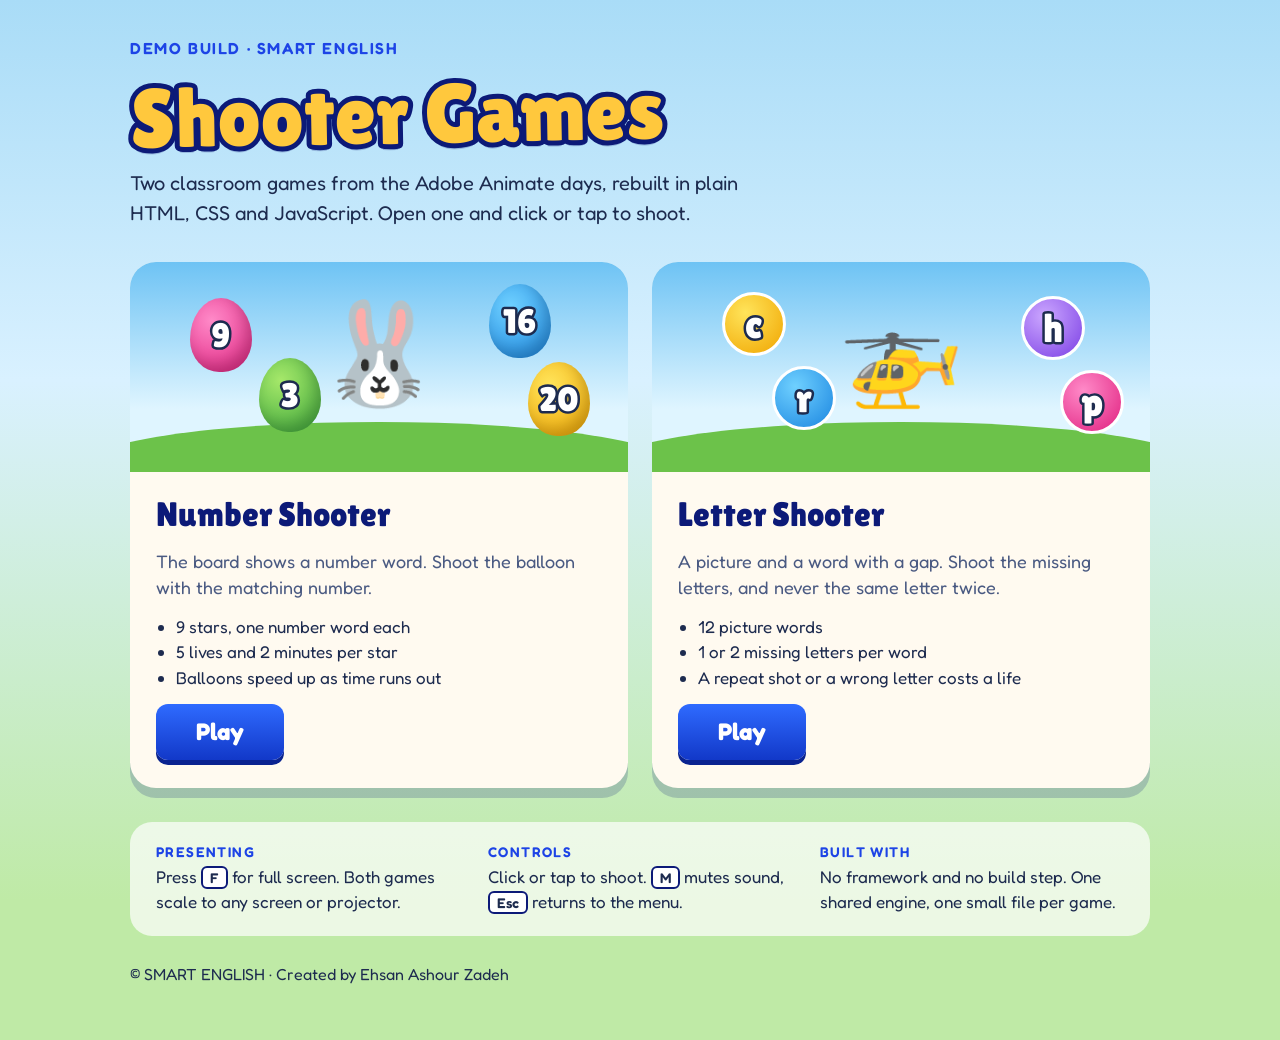
<file: index.html>
<!doctype html>
<html>
  <head>
    <meta charset="utf8" />
    <meta
      name="viewport"
      content="width=device-width,initial-scale=1,viewport-fit=cover"
    />
    <style>
      :root {
        color-scheme: light;
        box-sizing: border-box;
        padding-top: env(safe-area-inset-top, 0px);
        padding-bottom: env(safe-area-inset-bottom, 0px);
      }
      html {
        scroll-padding-top: env(safe-area-inset-top, 0px);
      }
      body {
        margin: 0;
        padding: 0;
        font:
          14px -apple-system,
          BlinkMacSystemFont,
          sans-serif;
        background: #fff;
        color: #000;
      }
      img {
        max-width: 100%;
      }
      [hidden]:not([hidden="until-found" i]) {
        display: none !important;
      }
    </style>
  </head>
  <body>
    <title>SMART Shooter Games</title>
    <meta name="claude:viewport-fit-sides" content="cover" />
    <link
      rel="stylesheet"
      href="https://fonts.googleapis.com/css2?family=Fredoka:wght@400;500;600;700&family=Lilita+One&display=swap"
    />
    <style>
      /* Layout: sky-coloured page, one centred column; two game cards side by side, wrapping to one column on phones. */
      :root {
        --sky: #d9f1ff;
        --sky2: #a9dcf7;
        --navy: #0c1a78;
        --blue: #1d44e6;
        --gold: #ffc83d;
        --coral: #ff5a5f;
        --ink: #1d2b4f;
        --paper: #fffaf0;
        --mint: #25b886;
        --muted: #4a5a82;
        --display:
          "Lilita One", "Fredoka", "Trebuchet MS", system-ui, sans-serif;
        --body: "Fredoka", "Trebuchet MS", system-ui, sans-serif;
        color-scheme: light;
      }
      body {
        margin: 0;
        background: linear-gradient(
            var(--sky2),
            var(--sky) 380px,
            #bfeaa6 900px
          )
          no-repeat #bfeaa6;
        color: var(--ink);
        font-family: var(--body);
        padding-block: 40px 56px;
        padding-left: max(16px, env(safe-area-inset-left, 0px));
        padding-right: max(16px, env(safe-area-inset-right, 0px));
        min-height: 100vh;
      }
      main {
        max-width: 1020px;
        margin: 0 auto;
      }
      .eyebrow {
        font: 600 16px/1 var(--body);
        letter-spacing: 0.1em;
        text-transform: uppercase;
        color: var(--blue);
      }
      h1 {
        margin: 12px 0 10px;
        font: clamp(44px, 8vw, 84px)/0.98 var(--display);
        color: var(--gold);
        -webkit-text-stroke: 10px var(--navy);
        paint-order: stroke fill;
        text-wrap: balance;
        transform: rotate(-1deg);
        text-shadow: 0 6px 0 rgba(12, 26, 120, 0.22);
      }
      .lede {
        max-width: 56ch;
        margin: 18px 0 34px;
        font-size: 20px;
        line-height: 1.5;
        color: var(--ink);
      }
      .cards {
        display: grid;
        grid-template-columns: repeat(auto-fit, minmax(min(100%, 420px), 1fr));
        gap: 24px;
      }
      .card {
        display: flex;
        flex-direction: column;
        min-width: 0;
        background: var(--paper);
        border-radius: 26px;
        overflow: hidden;
        box-shadow: 0 10px 0 rgba(12, 26, 120, 0.2);
      }
      .art {
        position: relative;
        height: 210px;
        overflow: hidden;
        background: linear-gradient(#6ec3f4, #dff5ff 70%);
      }
      .art::after {
        content: "";
        position: absolute;
        left: -10%;
        right: -10%;
        bottom: -40px;
        height: 90px;
        background: #6cc24a;
        border-radius: 50% 50% 0 0;
      }
      .art i {
        position: absolute;
        font-style: normal;
        z-index: 2;
        display: grid;
        place-items: center;
        color: #fff;
        font: 34px/1 var(--display);
        -webkit-text-stroke: 5px var(--ink);
        paint-order: stroke fill;
      }
      .bal {
        width: 62px;
        height: 74px;
        border-radius: 50% 50% 47% 47%/56% 56% 44% 44%;
        background: radial-gradient(circle at 35% 30%, var(--a), var(--b));
        box-shadow: inset -6px -8px 14px rgba(0, 0, 0, 0.18);
        animation: float 4s ease-in-out infinite;
      }
      .let {
        width: 58px;
        height: 58px;
        border-radius: 50%;
        border: 3px solid #fff;
        background: radial-gradient(circle at 35% 30%, var(--a), var(--b));
        font-size: 40px !important;
        animation: float 4s ease-in-out infinite;
      }
      @keyframes float {
        50% {
          transform: translateY(-12px) rotate(4deg);
        }
      }
      .art .big {
        position: absolute;
        z-index: 1;
        left: 50%;
        top: 40px;
        transform: translateX(-50%);
        font-size: 100px;
        line-height: 1;
      }
      .body {
        display: flex;
        flex-direction: column;
        gap: 14px;
        padding: 24px 26px 28px;
        flex: 1;
      }
      h2 {
        margin: 0;
        font: 34px/1.1 var(--display);
        color: var(--navy);
      }
      .body p {
        margin: 0;
        font-size: 18px;
        line-height: 1.45;
        color: var(--muted);
      }
      .body ul {
        margin: 0;
        padding-left: 20px;
        font-size: 17px;
        line-height: 1.5;
        color: var(--ink);
      }
      .play {
        margin-top: auto;
        align-self: flex-start;
        text-decoration: none;
        color: #fff;
        font: 700 24px/1 var(--body);
        padding: 16px 40px;
        border-radius: 12px;
        background: linear-gradient(#2f6bff, #1238c8);
        box-shadow: 0 5px 0 #0a2390;
      }
      .play:hover {
        filter: brightness(1.08);
      }
      .play:focus-visible {
        outline: 4px solid var(--navy);
        outline-offset: 3px;
      }
      .notes {
        margin-top: 34px;
        display: grid;
        grid-template-columns: repeat(auto-fit, minmax(min(100%, 260px), 1fr));
        gap: 14px 28px;
        background: rgba(255, 255, 255, 0.7);
        border-radius: 22px;
        padding: 22px 26px;
      }
      .notes h3 {
        margin: 0 0 4px;
        font: 600 14px/1.2 var(--body);
        letter-spacing: 0.1em;
        text-transform: uppercase;
        color: var(--blue);
      }
      .notes p {
        margin: 0;
        font-size: 17px;
        line-height: 1.45;
      }
      kbd {
        font: 600 14px var(--body);
        background: #fff;
        border: 2px solid var(--navy);
        border-radius: 6px;
        padding: 1px 7px;
      }
      footer {
        margin-top: 28px;
        font-size: 16px;
        color: var(--ink);
      }
      @media (prefers-reduced-motion: reduce) {
        .bal,
        .let {
          animation: none;
        }
      }
    </style>

    <main>
      <div class="eyebrow">Demo build · SMART English</div>
      <h1>Shooter Games</h1>
      <p class="lede">
        Two classroom games from the Adobe Animate days, rebuilt in plain HTML,
        CSS and JavaScript. Open one and click or tap to shoot.
      </p>

      <div class="cards">
        <article class="card">
          <div class="art" aria-hidden="true">
            <span class="big">🐰</span>
            <i
              class="bal"
              style="--a: #ff8ac8; --b: #e0207f; left: 12%; top: 36px"
              >9</i
            >
            <i
              class="bal"
              style="
                --a: #6fd0ff;
                --b: #1b86e0;
                left: 72%;
                top: 22px;
                animation-delay: -1.2s;
              "
              >16</i
            >
            <i
              class="bal"
              style="
                --a: #a6e86a;
                --b: #3aa63a;
                left: 26%;
                top: 96px;
                animation-delay: -2.1s;
              "
              >3</i
            >
            <i
              class="bal"
              style="
                --a: #ffe45a;
                --b: #f0a500;
                left: 80%;
                top: 100px;
                animation-delay: -0.6s;
              "
              >20</i
            >
          </div>
          <div class="body">
            <h2>Number Shooter</h2>
            <p>
              The board shows a number word. Shoot the balloon with the matching
              number.
            </p>
            <ul>
              <li>9 stars, one number word each</li>
              <li>5 lives and 2 minutes per star</li>
              <li>Balloons speed up as time runs out</li>
            </ul>
            <a class="play" href="number-shooter.html">Play</a>
          </div>
        </article>

        <article class="card">
          <div class="art" aria-hidden="true">
            <span class="big">🚁</span>
            <i
              class="let"
              style="--a: #ffe45a; --b: #f0a500; left: 14%; top: 30px"
              >c</i
            >
            <i
              class="let"
              style="
                --a: #cba6ff;
                --b: #7b3fe4;
                left: 74%;
                top: 34px;
                animation-delay: -1.4s;
              "
              >h</i
            >
            <i
              class="let"
              style="
                --a: #6fd0ff;
                --b: #1b86e0;
                left: 24%;
                top: 104px;
                animation-delay: -2.2s;
              "
              >r</i
            >
            <i
              class="let"
              style="
                --a: #ff8ac8;
                --b: #e0207f;
                left: 82%;
                top: 108px;
                animation-delay: -0.7s;
              "
              >p</i
            >
          </div>
          <div class="body">
            <h2>Letter Shooter</h2>
            <p>
              A picture and a word with a gap. Shoot the missing letters, and
              never the same letter twice.
            </p>
            <ul>
              <li>12 picture words</li>
              <li>1 or 2 missing letters per word</li>
              <li>A repeat shot or a wrong letter costs a life</li>
            </ul>
            <a class="play" href="letter-shooter.html">Play</a>
          </div>
        </article>
      </div>

      <section class="notes" aria-label="Presenting tips">
        <div>
          <h3>Presenting</h3>
          <p>
            Press <kbd>F</kbd> for full screen. Both games scale to any screen
            or projector.
          </p>
        </div>
        <div>
          <h3>Controls</h3>
          <p>
            Click or tap to shoot. <kbd>M</kbd> mutes sound,
            <kbd>Esc</kbd> returns to the menu.
          </p>
        </div>
        <div>
          <h3>Built with</h3>
          <p>
            No framework and no build step. One shared engine, one small file
            per game.
          </p>
        </div>
      </section>
      <footer>© SMART ENGLISH · Created by Ehsan Ashour Zadeh</footer>
    </main>
  </body>
</html>
</file>
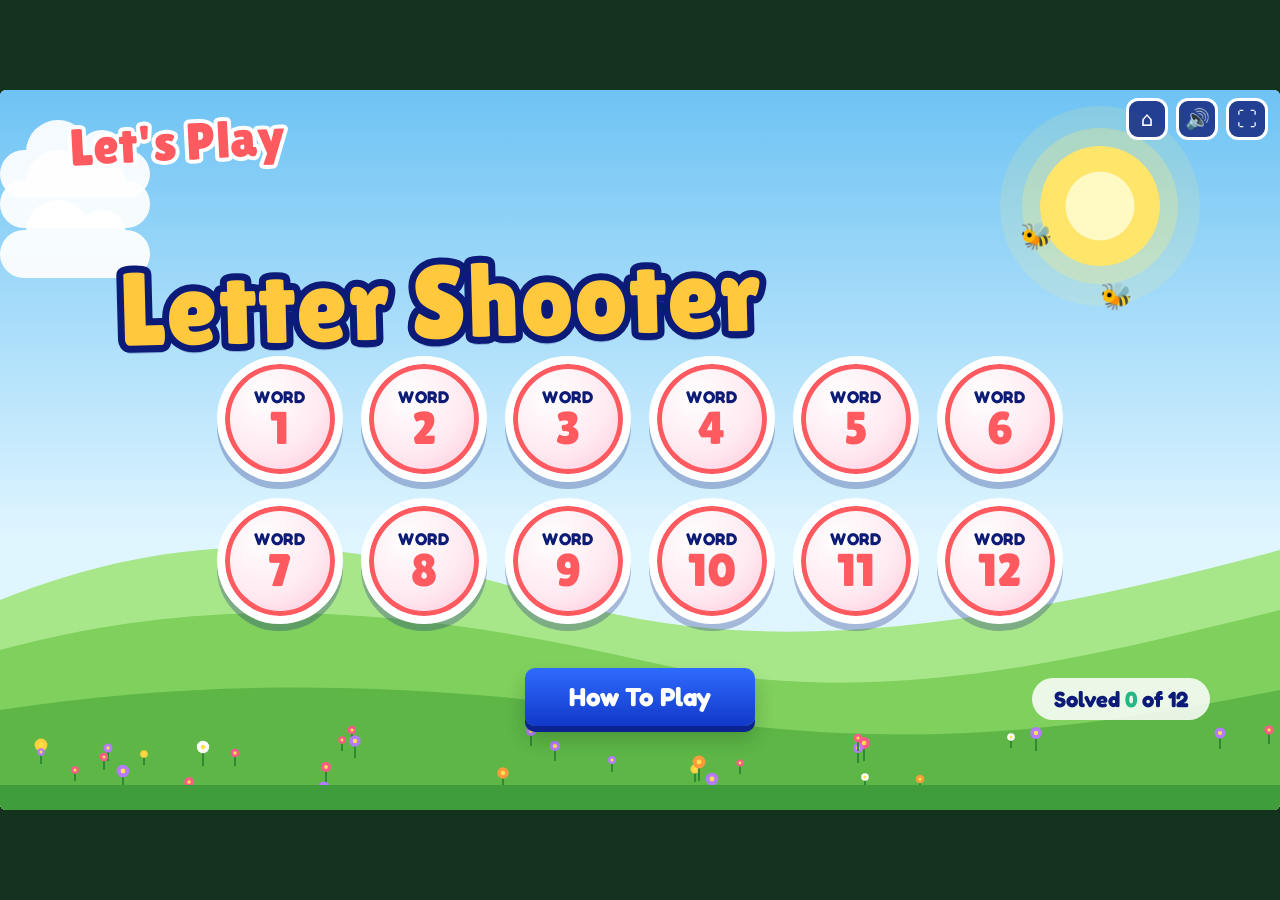
<file: letter-shooter.html>
<!doctype html>
<html lang="en">
  <head>
    <meta charset="utf-8" />
    <meta
      name="viewport"
      content="width=device-width, initial-scale=1, viewport-fit=cover"
    />
    <title>Letter Shooter</title>
    <link
      rel="stylesheet"
      href="https://fonts.googleapis.com/css2?family=Fredoka:wght@400;600;700&family=Lilita+One&display=swap"
    />
    <link rel="stylesheet" href="shared.css" />
    <style>
      .pic {
        position: absolute;
        left: 330px;
        top: 28px;
        width: 620px;
        height: 440px;
        border-radius: 30px;
        border: 10px solid #fff;
        z-index: 1;
        background: linear-gradient(var(--g1), var(--g2));
        box-shadow: 0 12px 0 rgba(0, 0, 0, 0.14);
        overflow: hidden;
        display: grid;
        place-items: center;
      }
      .pic::after {
        content: "";
        position: absolute;
        left: 0;
        right: 0;
        bottom: 0;
        height: 90px;
        background: linear-gradient(#7fd05c, #4cae43);
        border-top: 6px solid #fff8;
      }
      .pic .em {
        position: relative;
        z-index: 2;
        font-size: 230px;
        line-height: 1;
        margin-top: -20px;
        animation: bob 3s ease-in-out infinite;
        font-family:
          "Apple Color Emoji", "Segoe UI Emoji", "Noto Color Emoji", sans-serif;
      }
      .pic .sh {
        position: absolute;
        z-index: 1;
        left: 50%;
        bottom: 70px;
        width: 200px;
        height: 26px;
        margin-left: -100px;
        border-radius: 50%;
        background: rgba(0, 0, 0, 0.16);
      }
      @keyframes bob {
        50% {
          transform: translateY(-14px);
        }
      }
      .ltr {
        position: absolute;
        left: 0;
        top: 0;
        width: 76px;
        height: 76px;
        z-index: 5;
        will-change: transform;
      }
      .ltr .d {
        position: absolute;
        inset: 0;
        border-radius: 50%;
        display: grid;
        place-items: center;
        font: 54px/1 var(--font-display);
        color: #fff;
        -webkit-text-stroke: 6px var(--ink);
        paint-order: stroke fill;
        padding-bottom: 6px;
        background:
          radial-gradient(
            circle at 32% 28%,
            rgba(255, 255, 255, 0.9) 0 8%,
            transparent 9%
          ),
          radial-gradient(circle at 40% 36%, var(--c1), var(--c2));
        box-shadow:
          inset -7px -9px 14px rgba(0, 0, 0, 0.2),
          0 6px 10px rgba(0, 0, 0, 0.14);
        border: 4px solid #fff;
        transition:
          opacity 0.25s,
          filter 0.25s;
      }
      .ltr.used .d {
        opacity: 0.45;
        filter: grayscale(0.8);
        border-style: dashed;
      }
      .ltr.used::after {
        content: "✓";
        position: absolute;
        right: -4px;
        top: -6px;
        width: 30px;
        height: 30px;
        border-radius: 50%;
        background: var(--mint);
        color: #fff;
        font: 700 20px/30px var(--font-body);
        text-align: center;
        border: 3px solid #fff;
      }
    </style>
  </head>
  <body>
    <div id="viewport"><div id="stage"></div></div>
    <script src="shared.js"></script>
    <script>
      /* ====== Teacher settings (edit these) ====== */
      const WORDS = [
        { w: "helicopter", e: "🚁", g: ["#8fd4ff", "#e8f8ff"] },
        { w: "camp", e: "⛺", g: ["#ffb36b", "#ffe9b8"] },
        { w: "rabbit", e: "🐰", g: ["#b6e6ff", "#f3fbff"] },
        { w: "apple", e: "🍎", g: ["#ffd1d1", "#fff5e6"] },
        { w: "elephant", e: "🐘", g: ["#cfe3ff", "#f2f7ff"] },
        { w: "pizza", e: "🍕", g: ["#ffe08a", "#fff6d6"] },
        { w: "rocket", e: "🚀", g: ["#3a3f9e", "#9aa4ff"] },
        { w: "banana", e: "🍌", g: ["#fff2a8", "#fffbe0"] },
        { w: "school", e: "🏫", g: ["#a8dcff", "#eaf8ff"] },
        { w: "guitar", e: "🎸", g: ["#e0c6ff", "#f6edff"] },
        { w: "butterfly", e: "🦋", g: ["#b5f0c8", "#f0fff5"] },
        { w: "umbrella", e: "☂️", g: ["#b8d4ff", "#e9f0ff"] },
      ];
      const EXTRA_LETTERS = 7; // wrong letters floating around
      /* =========================================== */

      const ABC = "abcdefghijklmnopqrstuvwxyz".split("");
      const COLORS = [
        ["#ff8ac8", "#e0207f"],
        ["#6fd0ff", "#1b86e0"],
        ["#a6e86a", "#3aa63a"],
        ["#ffe45a", "#f0a500"],
        ["#ff7b7b", "#d62828"],
        ["#cba6ff", "#7b3fe4"],
        ["#ffbe5c", "#ff7a00"],
      ];

      SSG.createGame({
        title: "Letter Shooter",
        hubUrl: "index.html",
        tileStyle: "badge",
        tileName: "word",
        items: WORDS,
        answerLabel: "Correct word:",
        answerHTML: (it) => it.w,
        welcome:
          "Welcome to the letter shooting game!<br>Your mission is to shoot the missing letter(s) in the given word.",
        rules: [
          "You have to shoot the missing letter in less than 2 minutes.",
          "You have a limited number of lives.",
          "You shouldn't shoot a letter twice.",
        ],

        start(item, i, api) {
          const word = item.w;
          const chars = [...new Set(word.split(""))];
          const k = word.length >= 7 ? 2 : 1;
          const missing = new Set(SSG.shuffle(chars).slice(0, k));
          const filled = new Set();
          const wrongShot = new Set();

          api.field.insertAdjacentHTML(
            "beforeend",
            `<div class="pic" style="--g1:${item.g[0]};--g2:${item.g[1]}"><div class="sh"></div><div class="em">${item.e}</div></div>`,
          );

          function banner() {
            const s = word
              .split("")
              .map((c) =>
                !missing.has(c)
                  ? c
                  : filled.has(c)
                    ? `<span class="blank fill">${c}</span>`
                    : '<span class="blank">&nbsp;&nbsp;</span>',
              )
              .join("");
            api.setBanner(`word ${i + 1} : ${s}`);
          }
          banner();

          const letters = [];
          const free = () =>
            ABC.filter(
              (c) =>
                !word.includes(c) &&
                !wrongShot.has(c) &&
                !letters.some((l) => l.c === c),
            );

          function spawn(c, fromBottom) {
            const col = SSG.pick(COLORS);
            const el = document.createElement("div");
            el.className = "ltr";
            el.style.setProperty("--c1", col[0]);
            el.style.setProperty("--c2", col[1]);
            el.innerHTML = `<div class="d">${c}</div>`;
            const dir = Math.random() < 0.5 ? -1 : 1;
            const l = {
              el,
              c,
              used: false,
              x: SSG.rand(20, api.W - 100),
              y: fromBottom ? api.H : SSG.rand(20, api.H - 100),
              vx: dir * SSG.rand(60, 130),
              vy: SSG.rand(35, 80) * (Math.random() < 0.5 ? 1 : -1),
              ph: Math.random() * 6.28,
            };
            api.field.appendChild(el);
            letters.push(l);
            el.addEventListener("pointerdown", (e) => {
              e.stopPropagation();
              if (!api.active) return;
              const p = api.pt(e);
              SSG.sfx.shot();
              if (missing.has(c)) {
                if (l.used) {
                  api.hurt(p.x, p.y, "TWICE!");
                  api.toast("Don't shoot the same letter twice!");
                  return;
                }
                l.used = true;
                el.classList.add("used");
                filled.add(c);
                api.sparkle(p.x, p.y);
                banner();
                if (filled.size === missing.size) api.win(p.x, p.y);
              } else {
                api.pop(p.x, p.y, [col[0], col[1], "#fff"]);
                el.remove();
                letters.splice(letters.indexOf(l), 1);
                wrongShot.add(c);
                api.hurt(p.x, p.y);
                const f = free();
                if (f.length) spawn(SSG.pick(f), true);
              }
            });
          }
          [...missing].forEach((c) => spawn(c));
          const extras = SSG.shuffle(free()).slice(0, EXTRA_LETTERS);
          extras.forEach((c) => spawn(c));

          api.onFrame((dt, elapsed) => {
            const speed = 1 + Math.min(elapsed / 120, 1) * 0.6;
            for (const l of letters) {
              l.x += l.vx * dt * speed;
              l.y += l.vy * dt * speed;
              l.ph += dt * 2.4;
              if (l.x < 0) {
                l.x = 0;
                l.vx = Math.abs(l.vx);
              }
              if (l.x > api.W - 76) {
                l.x = api.W - 76;
                l.vx = -Math.abs(l.vx);
              }
              if (l.y < 0) {
                l.y = 0;
                l.vy = Math.abs(l.vy);
              }
              if (l.y > api.H - 76) {
                l.y = api.H - 76;
                l.vy = -Math.abs(l.vy);
              }
              l.el.style.transform = `translate(${l.x.toFixed(1)}px,${l.y.toFixed(1)}px) rotate(${(Math.sin(l.ph) * 10).toFixed(1)}deg)`;
            }
          });
        },
      });
    </script>
  </body>
</html>
</file>
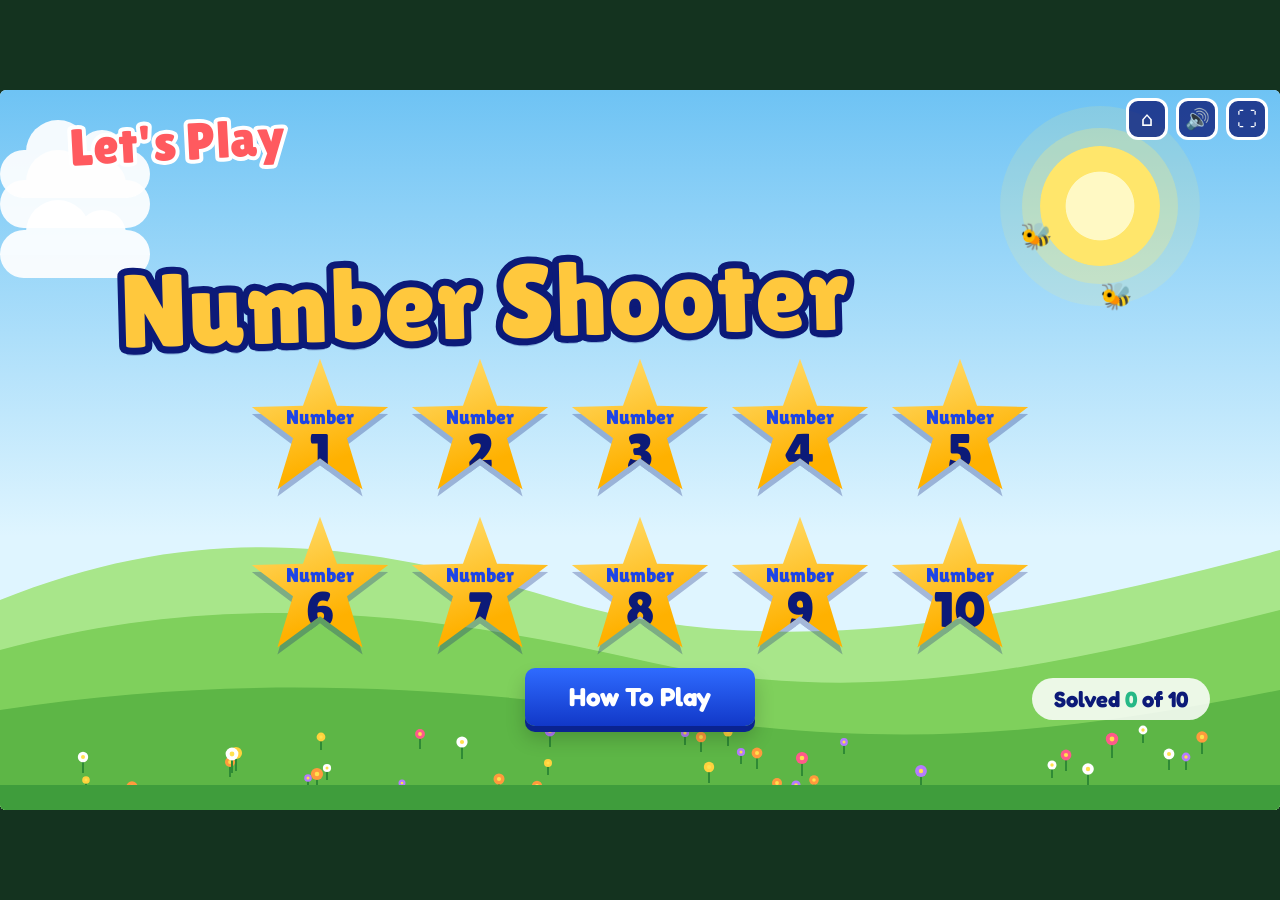
<file: number-shooter.html>
<!doctype html>
<html lang="en">
  <head>
    <meta charset="utf-8" />
    <meta
      name="viewport"
      content="width=device-width, initial-scale=1, viewport-fit=cover"
    />
    <title>Number Shooter</title>
    <link
      rel="stylesheet"
      href="https://fonts.googleapis.com/css2?family=Fredoka:wght@400;600;700&family=Lilita+One&display=swap"
    />
    <link rel="stylesheet" href="shared.css" />
    <style>
      .balloon {
        position: absolute;
        left: 0;
        top: 0;
        width: 88px;
        height: 128px;
        will-change: transform;
      }
      .balloon .b {
        position: absolute;
        left: 0;
        top: 0;
        width: 88px;
        height: 104px;
        border-radius: 50% 50% 47% 47% / 56% 56% 44% 44%;
        background:
          radial-gradient(
            circle at 30% 26%,
            rgba(255, 255, 255, 0.85) 0 7%,
            transparent 8%
          ),
          radial-gradient(circle at 38% 32%, var(--c1), var(--c2));
        box-shadow:
          inset -9px -12px 20px rgba(0, 0, 0, 0.18),
          0 6px 10px rgba(0, 0, 0, 0.12);
        display: grid;
        place-items: center;
        font: 38px/1 var(--font-display);
        color: #fff;
        -webkit-text-stroke: 5px var(--ink);
        paint-order: stroke fill;
      }
      .balloon .b::after {
        content: "";
        position: absolute;
        left: 50%;
        bottom: -9px;
        margin-left: -8px;
        border: 8px solid transparent;
        border-bottom-color: var(--c2);
        border-top: 0;
        transform: none;
      }
      .balloon .s {
        position: absolute;
        left: 50%;
        top: 106px;
        width: 2px;
        height: 22px;
        background: rgba(29, 43, 79, 0.45);
      }
      .bunny {
        position: absolute;
        left: 490px;
        top: 40px;
        z-index: 1;
        filter: drop-shadow(0 8px 0 rgba(0, 0, 0, 0.08));
      }
      .balloon {
        z-index: 5;
      }
    </style>
  </head>
  <body>
    <div id="viewport"><div id="stage"></div></div>
    <script src="shared.js"></script>
    <script>
      /* ====== Teacher settings (edit these) ====== */
      const WORDS = [
        "one",
        "two",
        "three",
        "four",
        "five",
        "six",
        "seven",
        "eight",
        "nine",
        "ten",
        "eleven",
        "twelve",
        "thirteen",
        "fourteen",
        "fifteen",
        "sixteen",
        "seventeen",
        "eighteen",
        "nineteen",
        "twenty",
      ];
      const MAX_NUMBER = 20; // balloons show 1 to this number
      const QUESTIONS = 10; // how many stars on the menu
      const BALLOONS = 8; // balloons on screen at once
      /* =========================================== */

      const pool = SSG.shuffle(
        WORDS.map((w, i) => ({ word: w, n: i + 1 })),
      ).slice(0, QUESTIONS);
      const COLORS = [
        ["#ff8ac8", "#e0207f"],
        ["#6fd0ff", "#1b86e0"],
        ["#a6e86a", "#3aa63a"],
        ["#ffe45a", "#f0a500"],
        ["#ff7b7b", "#d62828"],
        ["#cba6ff", "#7b3fe4"],
        ["#ffbe5c", "#ff7a00"],
      ];

      function bunny(label, word) {
        return `<svg class="bunny" width="300" height="380" viewBox="0 0 300 380" aria-hidden="true">
    <g stroke="#cdb9dd" stroke-width="4">
      <g transform="rotate(-8 108 130)"><ellipse cx="108" cy="72" rx="27" ry="64" fill="#fff"/><ellipse cx="108" cy="78" rx="12" ry="42" fill="#ffb3cf" stroke="none"/></g>
      <g transform="rotate(8 192 130)"><ellipse cx="192" cy="72" rx="27" ry="64" fill="#fff"/><ellipse cx="192" cy="78" rx="12" ry="42" fill="#ffb3cf" stroke="none"/></g>
      <ellipse cx="150" cy="172" rx="84" ry="70" fill="#fff"/>
      <ellipse cx="108" cy="338" rx="30" ry="18" fill="#fff"/><ellipse cx="192" cy="338" rx="30" ry="18" fill="#fff"/>
    </g>
    <circle cx="122" cy="160" r="7" fill="#1d2b4f"/><circle cx="178" cy="160" r="7" fill="#1d2b4f"/>
    <circle cx="124" cy="157" r="2.5" fill="#fff"/><circle cx="180" cy="157" r="2.5" fill="#fff"/>
    <circle cx="104" cy="182" r="11" fill="#ffb3cf" opacity=".7"/><circle cx="196" cy="182" r="11" fill="#ffb3cf" opacity=".7"/>
    <ellipse cx="150" cy="178" rx="9" ry="6" fill="#ff7aa8"/>
    <path d="M150 184v8M150 192q-9 9-18 2M150 192q9 9 18 2" fill="none" stroke="#1d2b4f" stroke-width="3" stroke-linecap="round"/>
    <path d="M70 176l-34-8M70 188l-36 6M230 176l34-8M230 188l36 6" stroke="#b8a5c9" stroke-width="3" stroke-linecap="round"/>
    <rect x="34" y="226" width="232" height="94" rx="14" fill="#d3ecd8" stroke="#6fae83" stroke-width="6"/>
    <text x="150" y="288" text-anchor="middle" font-family="Fredoka, sans-serif" font-weight="600" font-size="44" fill="#1d2b4f"><tspan fill="#d9693b">${label})</tspan> ${word}</text>
    <ellipse cx="62" cy="228" rx="22" ry="14" fill="#fff" stroke="#cdb9dd" stroke-width="4"/><ellipse cx="238" cy="228" rx="22" ry="14" fill="#fff" stroke="#cdb9dd" stroke-width="4"/>
  </svg>`;
      }

      SSG.createGame({
        title: "Number Shooter",
        hubUrl: "index.html",
        tileStyle: "star",
        tileName: "Number",
        items: pool,
        answerLabel: "Correct number:",
        answerHTML: (it) => `${it.word}<span class="n">${it.n}</span>`,
        welcome:
          "Welcome to the number shooting game!<br>Your mission is to shoot the correct number that matches the given word.",
        rules: [
          "You have to shoot the correct number in less than 2 minutes.",
          "You have a limited number of lives.",
          "Shooting a wrong number costs you a life.",
        ],

        start(item, i, api) {
          api.field.insertAdjacentHTML("beforeend", bunny(i + 1, item.word));
          api.setBanner(`Number ${i + 1} : ${item.word}`);
          const balloons = [];
          const inPlay = () => new Set(balloons.map((b) => b.n));

          function spawn(correct, fromBottom) {
            let n = item.n;
            if (!correct) {
              const used = inPlay();
              do {
                n = 1 + Math.floor(Math.random() * MAX_NUMBER);
              } while (n === item.n || used.has(n));
            }
            const col = SSG.pick(COLORS);
            const el = document.createElement("div");
            el.className = "balloon";
            el.style.setProperty("--c1", col[0]);
            el.style.setProperty("--c2", col[1]);
            el.innerHTML = `<div class="b">${n}</div><div class="s"></div>`;
            const dir = Math.random() < 0.5 ? -1 : 1;
            const b = {
              el,
              n,
              x: SSG.rand(20, api.W - 110),
              y: fromBottom ? api.H : SSG.rand(20, api.H - 140),
              vx: dir * SSG.rand(50, 110),
              vy: -SSG.rand(25, 70) * (Math.random() < 0.7 ? 1 : -1),
              ph: Math.random() * 6.28,
            };
            api.field.appendChild(el);
            balloons.push(b);
            el.addEventListener("pointerdown", (e) => {
              e.stopPropagation();
              if (!api.active) return;
              const p = api.pt(e);
              SSG.sfx.shot();
              api.pop(p.x, p.y, [col[0], col[1], "#fff"]);
              el.remove();
              balloons.splice(balloons.indexOf(b), 1);
              if (n === item.n) api.win(p.x, p.y);
              else {
                api.hurt(p.x, p.y);
                spawn(false, true);
              }
            });
            return b;
          }
          spawn(true);
          while (balloons.length < BALLOONS) spawn(false);

          api.onFrame((dt, elapsed) => {
            const speed = 1 + Math.min(elapsed / 120, 1) * 0.7; // balloons get faster as time runs out
            for (const b of balloons) {
              b.x += b.vx * dt * speed;
              b.y += b.vy * dt * speed;
              b.ph += dt * 2;
              if (b.x < 0) {
                b.x = 0;
                b.vx = Math.abs(b.vx);
              }
              if (b.x > api.W - 88) {
                b.x = api.W - 88;
                b.vx = -Math.abs(b.vx);
              }
              if (b.y < 0) {
                b.y = 0;
                b.vy = Math.abs(b.vy);
              }
              if (b.y > api.H - 128) {
                b.y = api.H - 128;
                b.vy = -Math.abs(b.vy);
              }
              b.el.style.transform = `translate(${b.x.toFixed(1)}px,${b.y.toFixed(1)}px) rotate(${(Math.sin(b.ph) * 6 + b.vx * 0.04).toFixed(1)}deg)`;
            }
          });
        },
      });
    </script>
  </body>
</html>
</file>
<file: shared.css>
/* Shooter Games engine, shared look.
   Layout concept: a fixed 1280x720 stage scaled to fit any window. Bright meadow scene,
   navy HUD bar on top, green word tab at the bottom, sticker-style display type. */
:root {
  --sky-top: #6ec3f4;
  --sky-bot: #dff5ff;
  --grass: #6cc24a;
  --grass-d: #3b9a3d;
  --navy: #0c1a78;
  --blue: #1d44e6;
  --gold: #ffc83d;
  --coral: #ff5a5f;
  --ink: #1d2b4f;
  --paper: #fffaf0;
  --mint: #25b886;
  --wood: #9a6a3a;
  --font-display:
    "Lilita One", "Fredoka", "Trebuchet MS", system-ui, sans-serif;
  --font-body: "Fredoka", "Trebuchet MS", system-ui, sans-serif;
  color-scheme: light;
}
* {
  box-sizing: border-box;
}
html,
body {
  margin: 0;
  height: 100%;
  background: #14331f;
  overflow: hidden;
}
body {
  font-family: var(--font-body);
  color: var(--ink);
  -webkit-user-select: none;
  user-select: none;
  touch-action: none;
}
button {
  font: inherit;
  color: inherit;
  cursor: pointer;
}
:focus-visible {
  outline: 4px solid #fff;
  outline-offset: 3px;
}

#viewport {
  position: fixed;
  inset: 0;
  overflow: hidden;
}
#stage {
  position: absolute;
  left: 50%;
  top: 50%;
  width: 1280px;
  height: 720px;
  margin: -360px 0 0 -640px;
  transform-origin: 50% 50%;
  overflow: hidden;
  background: var(--sky-bot);
  border-radius: 6px;
}
#stage.playing {
  cursor:
    url("data:image/svg+xml;utf8,<svg xmlns='http://www.w3.org/2000/svg' width='44' height='44' viewBox='0 0 44 44'><g fill='none' stroke-linecap='round'><circle cx='22' cy='22' r='14' stroke='white' stroke-width='6'/><path d='M22 2v10M22 32v10M2 22h10M32 22h10' stroke='white' stroke-width='6'/><circle cx='22' cy='22' r='14' stroke='%23e8203a' stroke-width='3'/><path d='M22 2v10M22 32v10M2 22h10M32 22h10' stroke='%23e8203a' stroke-width='3'/></g><circle cx='22' cy='22' r='2.5' fill='%23e8203a'/></svg>")
      22 22,
    crosshair;
}

/* ---------- scene ---------- */
.scene {
  position: absolute;
  inset: 0;
  background: linear-gradient(var(--sky-top), var(--sky-bot) 62%);
}
.scene svg {
  position: absolute;
  left: 0;
  bottom: 0;
  width: 1280px;
  height: 330px;
}
.sun {
  position: absolute;
  right: 120px;
  top: 56px;
  width: 120px;
  height: 120px;
  border-radius: 50%;
  background: radial-gradient(circle, #fff9c4 0 40%, #ffe66b 41% 100%);
  box-shadow:
    0 0 0 18px rgba(255, 236, 120, 0.28),
    0 0 0 40px rgba(255, 236, 120, 0.14);
}
.cloud {
  position: absolute;
  height: 48px;
  width: 150px;
  background: #fff;
  border-radius: 40px;
  opacity: 0.92;
  animation: drift linear infinite;
}
.cloud::before,
.cloud::after {
  content: "";
  position: absolute;
  background: #fff;
  border-radius: 50%;
}
.cloud::before {
  width: 64px;
  height: 64px;
  left: 26px;
  top: -30px;
}
.cloud::after {
  width: 48px;
  height: 48px;
  left: 78px;
  top: -20px;
}
@keyframes drift {
  from {
    transform: translateX(-260px);
  }
  to {
    transform: translateX(1500px);
  }
}
.bee {
  position: absolute;
  font-size: 26px;
  animation: wander 9s ease-in-out infinite;
}
@keyframes wander {
  0%,
  100% {
    transform: translate(0, 0) scaleX(1);
  }
  25% {
    transform: translate(60px, -26px) scaleX(1);
  }
  50% {
    transform: translate(120px, 10px) scaleX(-1);
  }
  75% {
    transform: translate(40px, 34px) scaleX(-1);
  }
}

.screen {
  position: absolute;
  inset: 0;
  display: none;
}
.screen.on {
  display: block;
}

/* ---------- menu ---------- */
.kicker {
  position: absolute;
  left: 70px;
  top: 26px;
  font: 52px/1 var(--font-display);
  color: var(--coral);
  -webkit-text-stroke: 8px #fff;
  paint-order: stroke fill;
  transform: rotate(-3deg);
}
.title {
  position: absolute;
  left: 120px;
  top: 74px;
  font: 104px/1 var(--font-display);
  color: var(--gold);
  -webkit-text-stroke: 14px var(--navy);
  paint-order: stroke fill;
  transform: rotate(-1.5deg);
  text-shadow: 0 8px 0 rgba(12, 26, 120, 0.25);
  letter-spacing: 1px;
}
.tiles {
  position: absolute;
  left: 50%;
  width: 870px;
  margin-left: -435px;
  top: 266px;
  display: flex;
  flex-wrap: wrap;
  justify-content: center;
  gap: 16px 18px;
}
.tile {
  position: relative;
  border: 0;
  background: none;
  padding: 0;
  width: 142px;
  height: 142px;
  filter: drop-shadow(0 7px 0 rgba(12, 26, 120, 0.28));
  transition: transform 0.15s;
}
.tile:hover,
.tile:focus-visible {
  transform: translateY(-6px) scale(1.06);
}
.tile:active {
  transform: translateY(0) scale(0.97);
}
.tile .face {
  position: absolute;
  inset: 0;
  display: grid;
  place-items: center;
  text-align: center;
}
.tile.star .face {
  background: linear-gradient(160deg, #ffe27a, #ffb100 70%);
  clip-path: polygon(
    50% 2%,
    62% 35%,
    98% 36%,
    69% 58%,
    80% 94%,
    50% 72%,
    20% 94%,
    31% 58%,
    2% 36%,
    38% 35%
  );
  padding-top: 30px;
}
.tile.star small {
  display: block;
  font: 20px/1 var(--font-display);
  color: var(--blue);
}
.tile.star b {
  display: block;
  font: 50px/1 var(--font-display);
  color: var(--navy);
}
.tile.badge {
  width: 126px;
  height: 126px;
}
.tile.badge .face {
  border-radius: 50%;
  background: radial-gradient(circle at 35% 30%, #fff, #ffe9f0 55%, #ffc2d6);
  border: 8px solid #fff;
  box-shadow: inset 0 0 0 5px var(--coral);
  align-content: center;
}
.tile.badge small {
  display: block;
  font: 700 17px/1 var(--font-body);
  color: var(--navy);
  letter-spacing: 0.04em;
  text-transform: uppercase;
}
.tile.badge b {
  display: block;
  font: 46px/1 var(--font-display);
  color: var(--coral);
}
.tile .mark {
  position: absolute;
  right: 14px;
  top: 12px;
  z-index: 2;
  width: 38px;
  height: 38px;
  border-radius: 50%;
  display: none;
  place-items: center;
  font: 24px/1 var(--font-display);
  color: #fff;
  border: 4px solid #fff;
}
.tile.won .mark {
  display: grid;
  background: var(--mint);
}
.tile.lost .mark {
  display: grid;
  background: #8a93ad;
}
.tile.won .face {
  filter: saturate(1.15);
}
.tile.lost .face {
  filter: grayscale(0.7) brightness(0.95);
}
.btn-howto {
  position: absolute;
  left: 50%;
  bottom: 84px;
  transform: translateX(-50%);
  border: 0;
  border-radius: 10px;
  background: linear-gradient(#2f6bff, #1238c8);
  color: #fff;
  font: 700 26px/1 var(--font-body);
  padding: 16px 44px;
  box-shadow:
    0 6px 0 #0a2390,
    0 12px 20px rgba(0, 0, 0, 0.2);
}
.btn-howto:hover {
  transform: translateX(-50%) translateY(-2px);
}
.progress {
  position: absolute;
  right: 70px;
  bottom: 90px;
  background: rgba(255, 255, 255, 0.85);
  border-radius: 999px;
  padding: 10px 22px;
  font: 700 22px/1 var(--font-body);
  color: var(--navy);
}
.progress b {
  color: var(--mint);
  font-variant-numeric: tabular-nums;
}
.credit {
  position: absolute;
  left: 50%;
  bottom: 14px;
  transform: translateX(-50%);
  background: rgba(255, 255, 255, 0.88);
  border-radius: 999px;
  padding: 7px 22px;
  font: 600 16px/1.2 var(--font-body);
  color: var(--ink);
  white-space: nowrap;
}

/* ---------- tools (always visible) ---------- */
.tools {
  position: absolute;
  right: 12px;
  top: 8px;
  z-index: 60;
  display: flex;
  gap: 8px;
}
.tools button,
.tools a {
  width: 42px;
  height: 42px;
  border-radius: 12px;
  border: 3px solid #fff;
  background: rgba(12, 26, 120, 0.78);
  color: #fff;
  font-size: 20px;
  display: grid;
  place-items: center;
  text-decoration: none;
}
.tools button:hover,
.tools a:hover {
  background: var(--coral);
}

/* ---------- play ---------- */
.hud {
  position: absolute;
  left: 0;
  right: 0;
  top: 0;
  height: 56px;
  z-index: 30;
  background: linear-gradient(90deg, var(--navy), var(--blue) 55%, var(--navy));
  color: #fff;
  display: flex;
  align-items: center;
  padding: 0 24px;
  gap: 40px;
  font: 700 26px/1 var(--font-body);
  box-shadow: 0 4px 0 rgba(12, 26, 120, 0.25);
}
.hud .life {
  display: flex;
  align-items: center;
  gap: 10px;
}
.hud .life b {
  color: #ff5560;
  font: 34px/1 var(--font-display);
  min-width: 22px;
  text-shadow: 0 2px 0 rgba(0, 0, 0, 0.35);
}
.hud .hearts {
  display: flex;
  gap: 4px;
  font-size: 22px;
}
.hud .hearts i {
  font-style: normal;
  transition:
    transform 0.2s,
    opacity 0.2s;
}
.hud .hearts i.off {
  opacity: 0.22;
  filter: grayscale(1);
  transform: scale(0.8);
}
.hud .time {
  margin-left: auto;
  margin-right: 150px;
  display: flex;
  align-items: center;
  gap: 10px;
}
.hud .time b {
  font: 34px/1 var(--font-display);
  min-width: 58px;
  text-align: right;
  font-variant-numeric: tabular-nums;
}
.hud .time.low b {
  color: #ff7a7a;
  animation: pulse 0.5s ease-in-out infinite alternate;
}
@keyframes pulse {
  to {
    transform: scale(1.18);
  }
}
.timebar {
  position: absolute;
  left: 0;
  top: 56px;
  height: 8px;
  z-index: 30;
  background: var(--gold);
  width: 100%;
  transform-origin: left;
  transition: background 0.3s;
}
.timebar.low {
  background: var(--coral);
}
.field {
  position: absolute;
  left: 0;
  top: 56px;
  width: 1280px;
  height: 594px;
  overflow: hidden;
  z-index: 10;
  touch-action: none;
}
.bottom {
  position: absolute;
  left: 0;
  right: 0;
  bottom: 0;
  height: 70px;
  z-index: 30;
  background: linear-gradient(var(--blue), var(--navy));
}
.banner {
  position: absolute;
  left: 50%;
  bottom: 0;
  transform: translateX(-50%);
  width: 600px;
  height: 70px;
  background: var(--mint);
  clip-path: polygon(5% 0, 95% 0, 100% 100%, 0 100%);
  display: grid;
  place-items: center;
  color: #fff;
  font: 700 36px/1 var(--font-body);
  letter-spacing: 0.02em;
  text-shadow: 0 2px 0 rgba(0, 0, 0, 0.25);
}
.banner .blank {
  display: inline-block;
  min-width: 0.6em;
  border-bottom: 5px solid #fff;
  color: transparent;
  margin: 0 2px;
  transform: translateY(-2px);
  animation: blink 1s steps(2) infinite;
}
.banner .fill {
  color: var(--gold);
  animation: none;
}
@keyframes blink {
  50% {
    border-color: rgba(255, 255, 255, 0.2);
  }
}
.fx {
  position: absolute;
  inset: 0;
  z-index: 50;
  pointer-events: none;
  overflow: hidden;
}
.comic {
  position: absolute;
  width: 150px;
  height: 130px;
  margin: -65px 0 0 -75px;
  display: grid;
  place-items: center;
  font: 36px/1 var(--font-display);
  color: #fff;
  -webkit-text-stroke: 7px #6b0f1f;
  paint-order: stroke fill;
  background: #ffd23d;
  clip-path: var(--burst);
  transform: rotate(-8deg);
  letter-spacing: 1px;
}
.comic.good {
  background: #52e08a;
  -webkit-text-stroke-color: #0c6a3a;
}
.comic span {
  position: relative;
}
.toast {
  position: absolute;
  left: 50%;
  top: 86px;
  transform: translateX(-50%);
  z-index: 55;
  background: var(--paper);
  border: 4px solid var(--coral);
  color: var(--ink);
  border-radius: 14px;
  padding: 10px 24px;
  font: 700 24px/1 var(--font-body);
  opacity: 0;
  pointer-events: none;
}
.toast.on {
  animation: toast 1.6s ease both;
}
@keyframes toast {
  0% {
    opacity: 0;
    transform: translate(-50%, -10px);
  }
  12%,
  80% {
    opacity: 1;
    transform: translate(-50%, 0);
  }
  100% {
    opacity: 0;
  }
}

/* ---------- result ---------- */
.screen.result {
  background:
    linear-gradient(rgba(12, 26, 120, 0), rgba(12, 26, 120, 0)),
    linear-gradient(var(--sky-top), var(--sky-bot) 60%);
  z-index: 40;
}
.result .hudbar {
  position: absolute;
  left: 0;
  right: 0;
  top: 0;
  height: 56px;
  background: #b78cf2;
  color: #fff;
  display: flex;
  align-items: center;
  padding: 0 24px;
  font: 700 26px/1 var(--font-body);
}
.result .hudbar b {
  margin-left: 10px;
  color: #3a1260;
  font: 34px/1 var(--font-display);
}
.ribbon {
  position: absolute;
  left: 50%;
  top: 100px;
  transform: translateX(-50%);
  min-width: 780px;
  padding: 40px 80px 36px;
  background: #f6e2b0;
  border-radius: 22px;
  text-align: center;
  font: 700 42px/1.1 var(--font-body);
  color: #5a3a14;
  box-shadow:
    0 8px 0 #cfae6b,
    0 18px 30px rgba(0, 0, 0, 0.2);
}
.ribbon::before,
.ribbon::after {
  content: "";
  position: absolute;
  top: -10px;
  bottom: -10px;
  width: 50px;
  background: #e4c47f;
  border-radius: 26px;
  box-shadow: inset 0 0 0 5px #cfae6b;
}
.ribbon::before {
  left: -26px;
}
.ribbon::after {
  right: -26px;
}
.ribbon small {
  display: block;
  margin-top: 8px;
  font: 600 22px/1 var(--font-body);
  opacity: 0.75;
}
.sign {
  position: absolute;
  left: 50%;
  top: 320px;
  transform: translateX(-50%);
  min-width: 460px;
  text-align: center;
  padding: 26px 40px 24px;
  background: rgba(255, 250, 240, 0.94);
  border: 12px solid var(--wood);
  border-radius: 10px;
  box-shadow: 0 10px 0 rgba(0, 0, 0, 0.18);
}
.sign .lab {
  font: 700 34px/1 var(--font-body);
  color: #1d8a2e;
}
.sign .ans {
  margin-top: 10px;
  font: 64px/1 var(--font-display);
  color: var(--blue);
}
.sign .ans .n {
  color: var(--coral);
  margin-left: 14px;
}
.result .acts {
  position: absolute;
  left: 50%;
  bottom: 60px;
  transform: translateX(-50%);
  display: flex;
  gap: 22px;
}
.result .acts button {
  border: 0;
  font: 700 28px/1 var(--font-body);
  color: #fff;
  padding: 18px 40px 18px 56px;
  background: linear-gradient(#41a7ff, #1b72d8);
  clip-path: polygon(0 50%, 26px 0, 100% 0, 100% 100%, 26px 100%);
}
.result .acts button.alt {
  background: linear-gradient(#ffb23f, #f08000);
  padding-left: 40px;
  clip-path: none;
  border-radius: 12px;
}
.result .acts button:hover {
  filter: brightness(1.1);
}
.ribbon.win {
  background: #fff0b8;
}

/* ---------- how to play ---------- */
.modal {
  position: absolute;
  inset: 0;
  z-index: 70;
  display: none;
  place-items: center;
  background: rgba(12, 26, 120, 0.55);
}
.modal.on {
  display: grid;
}
.card {
  width: 760px;
  background: var(--paper);
  border-radius: 22px;
  padding: 34px 44px 28px;
  text-align: center;
  box-shadow: 0 14px 0 rgba(0, 0, 0, 0.2);
  position: relative;
}
.card h2 {
  margin: 0 0 8px;
  font: 40px/1.2 var(--font-body);
  font-weight: 600;
}
.card .rules {
  list-style: none;
  margin: 22px 0 0;
  padding: 0;
  text-align: left;
  display: grid;
  gap: 12px;
}
.card .rules li {
  font: 700 24px/1.25 var(--font-body);
  color: #d11c2c;
  padding-left: 34px;
  position: relative;
}
.card .rules li::before {
  content: "🎯";
  position: absolute;
  left: 0;
}
.card .by {
  margin-top: 26px;
  padding-top: 18px;
  border-top: 3px dotted #e6cfa0;
  font: 600 18px/1.5 var(--font-body);
  color: #6b6a7a;
}
.card .by strong {
  display: block;
  font: 700 28px/1.2 var(--font-body);
  color: var(--ink);
}
.card .close {
  margin-top: 22px;
  border: 0;
  border-radius: 12px;
  background: linear-gradient(#2f6bff, #1238c8);
  color: #fff;
  font: 700 24px/1 var(--font-body);
  padding: 14px 40px;
  box-shadow: 0 5px 0 #0a2390;
}

/* ---------- rotate hint (phones held upright) ---------- */
#rotate {
  position: fixed;
  inset: 0;
  z-index: 99;
  display: none;
  place-items: center;
  background: #0c1a78;
  color: #fff;
  text-align: center;
  padding: 24px;
  font: 700 24px/1.3 var(--font-body);
}
@media (max-aspect-ratio: 4/5) and (max-width: 700px) {
  #rotate {
    display: grid;
  }
}
@media (prefers-reduced-motion: reduce) {
  .cloud,
  .bee,
  .banner .blank,
  .hud .time.low b {
    animation: none;
  }
}
</file>
